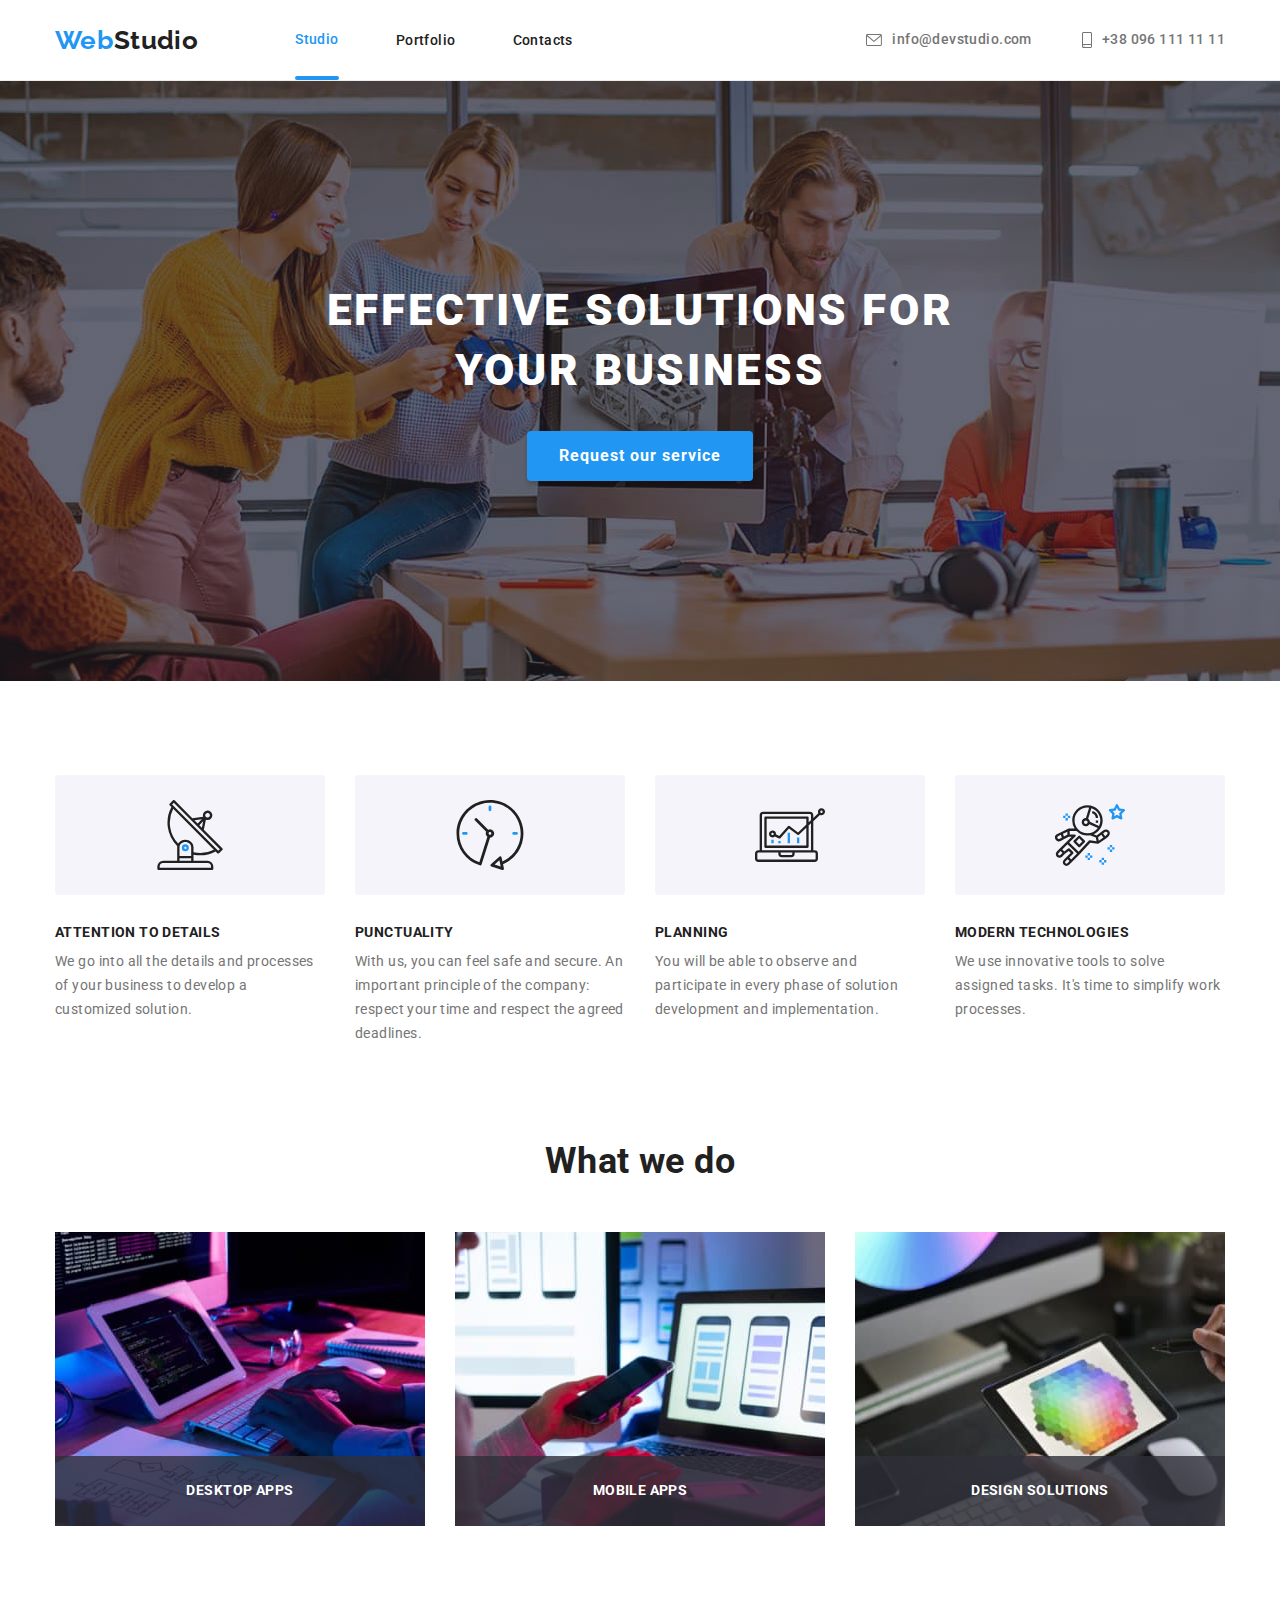
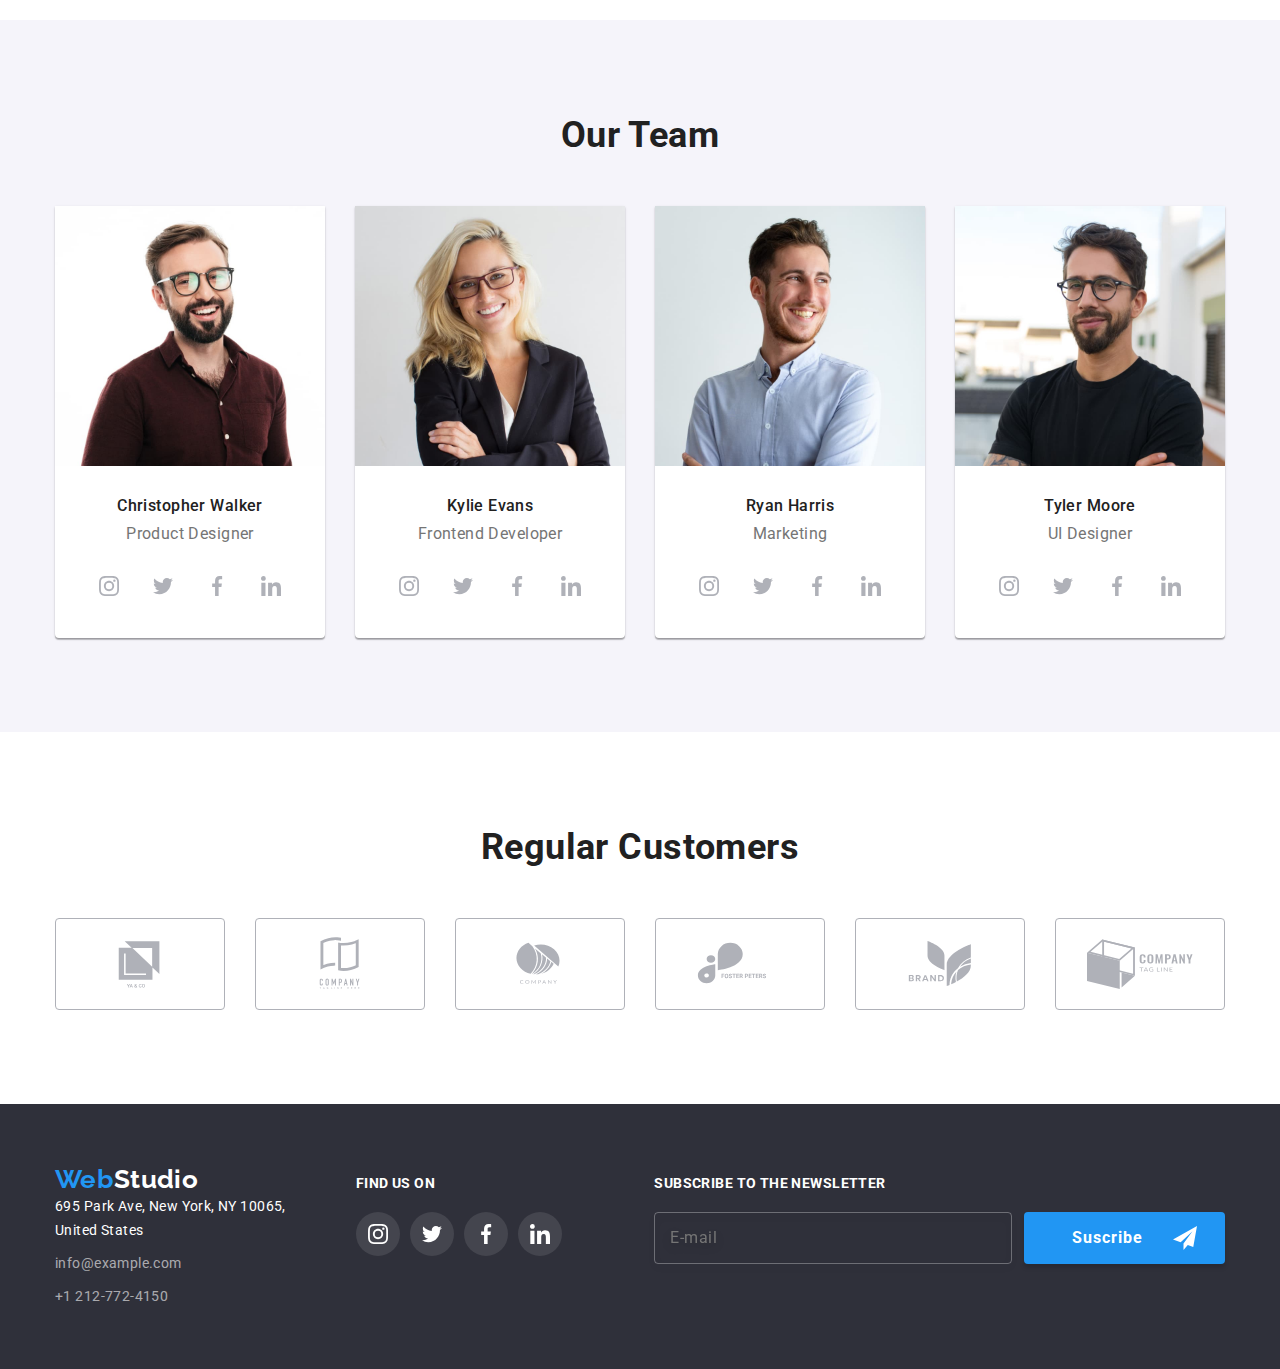
<file: index.html>
<!DOCTYPE html>
<html lang="en">
  <head>
    <meta charset="UTF-8" />
    <meta http-equiv="X-UA-Compatible" content="IE=edge" />
    <meta name="viewport" content="width=device-width, initial-scale=1.0" />
    <title>Document</title>
    <!-- fonts -->
    <link
      href="https://fonts.googleapis.com/css2?family=Raleway:wght@700&family=Roboto:wght@400;500;700;900&display=swap"
      rel="stylesheet"
    />
  
    <!-- general styles -->
    <link rel="stylesheet" href="./css/main.min.css" />
  </head>

  <body>
    <!--Header-->
    <header class="header-page">
      <div class="container header-page__container">
        <nav class="nav header-page__nav">
          <a class="logo" href="./index.html">
            <span class="header-page__logo">Web</span>
            Studio
          </a>
          <ul class="site-nav">
            <li class="site-nav__item site-nav__item--current">
              <a class="site-nav__link site-nav__link--current" href="./index.html">Studio</a>
            </li>
            <li class="site-nav__item">
              <a class="site-nav__link" href="./portfolio.html">Portfolio</a>
            </li>
            <li class="site-nav__item"><a class="site-nav__link" href="">Contacts</a></li>
          </ul>
        </nav>
        <ul class="contact-list">
          <li class="contact-list__item">
            <a class="contact-list__link" href="mailto:info@devstudio.com">
              <svg class="icon-envelope" width="16" height="12">
                <use href="./images/icons.svg#icon-envelope"></use>
              </svg>
              info@devstudio.com
            </a>
          </li>
          <li class="contact-list__item">
            <a class="contact-list__link" href="tel:+380961111111">
              <svg class="icon-smartphone" width="10" height="16">
                <use href="./images/icons.svg#icon-smartphone"></use>
              </svg>
              +38 096 111 11 11
            </a>
          </li>
        </ul>
      </div>
    </header>
    <main>
      <!-- hero -->
      <section class="hero">
        <div class="container">
          <h1 class="hero__title">Effective solutions for your business</h1>
          <button class="hero__button button" data-modal-open type="button">Request our service</button>
        </div>
      </section>
      <!--benefits-->
      <section class="benefits">
        <div class="container">
          <h2 class="visually-hidden">Our benefits</h2>
          <ul class="list-benefits">
            <li class="list-benefits__item">
              <div class="container-icon">
                <svg class="list-benefits__icon">
                  <use href="./images/icons.svg#icon-antenna"></use>
                </svg>
              </div>
              <h3 class="list-benefits__subtitle">Attention to details</h3>
              <p class="list-benefits__paragraph">
                We go into all the details and processes of your business to develop a customized solution.
              </p>
            </li>
            <li class="list-benefits__item">
              <div class="container-icon">
                <svg class="list-benefits__icon">
                  <use href="./images/icons.svg#icon-clock"></use>
                </svg>
              </div>
              <h3 class="list-benefits__subtitle">Punctuality</h3>
              <p class="list-benefits__paragraph">
                With us, you can feel safe and secure. An important principle of the company: respect your time and
                respect the agreed deadlines.
              </p>
            </li>
            <li class="list-benefits__item">
              <div class="container-icon">
                <svg class="list-benefits__icon">
                  <use href="./images/icons.svg#icon-diagram"></use>
                </svg>
              </div>
              <h3 class="list-benefits__subtitle">Planning</h3>
              <p class="list-benefits__paragraph">
                You will be able to observe and participate in every phase of solution development and implementation.
              </p>
            </li>
            <li class="list-benefits__item">
              <div class="container-icon">
                <svg class="list-benefits__icon">
                  <use href="./images/icons.svg#icon-astronaut"></use>
                </svg>
              </div>
              <h3 class="list-benefits__subtitle">Modern technologies</h3>
              <p class="list-benefits__paragraph">
                We use innovative tools to solve assigned tasks. It's time to simplify work processes.
              </p>
            </li>
          </ul>
        </div>
      </section>
      <!--What we do-->
      <section class="function">
        <div class="container">
          <h2 class="section__subtitle">What we do</h2>
          <ul class="our-work">
            <li class="our-work__item">
              <img src="images/img.jpg" alt="person writing code" width="370" height="294" />
              <p class="our-work__text">desktop apps</p>
            </li>
            <li class="our-work__item">
              <img
                src="images/image.jpg"
                alt="person holding phone and looking at the monitor screen"
                width="370"
                height="294"
              />
              <p class="our-work__text">Mobile apps</p>
            </li>
            <li class="our-work__item">
              <img src="images/img3.jpg" alt="person choosing color" width="370" height="294" />
              <p class="our-work__text">design solutions</p>
            </li>
          </ul>
        </div>
      </section>
      <!--Our team-->
      <section class="section-team">
        <div class="container">
          <h2 class="section__subtitle">Our Team</h2>
          <ul class="list-team">
            <li class="list-team__item">
              <img src="images/product_designer.jpg" alt="Product Designer" width="270" height="260" />
              <div class="container__body">
                <h3 class="list-team__subtitle">Christopher Walker</h3>
                <p class="list-team__paragraph">Product Designer</p>
                <ul class="list-social">
                  <li class="list-social__item">
                    <a href="" class="list-social__link" aria-label="instagram">
                      <svg class="list-social__icon">
                        <use href="./images/icons.svg#icon-instagram"></use>
                      </svg>
                    </a>
                  </li>
                  <li class="list-social__item">
                    <a href="" class="list-social__link" aria-label="twitter">
                      <svg class="list-social__icon">
                        <use href="./images/icons.svg#icon-twitter"></use>
                      </svg>
                    </a>
                  </li>
                  <li class="list-social__item">
                    <a href="" class="list-social__link" aria-label="facebook">
                      <svg class="list-social__icon">
                        <use href="./images/icons.svg#icon-facebook"></use>
                      </svg>
                    </a>
                  </li>
                  <li class="list-social__item">
                    <a href="" class="list-social__link" aria-label="linkedin">
                      <svg class="list-social__icon">
                        <use href="./images/icons.svg#icon-linkedin"></use>
                      </svg>
                    </a>
                  </li>
                </ul>
              </div>
            </li>
            <li class="list-team__item">
              <img src="images/frontend_developer.jpg" alt="Frontend Developer" width="270" height="260" />
              <div class="container__body">
                <h3 class="list-team__subtitle">Kylie Evans</h3>
                <p class="list-team__paragraph">Frontend Developer</p>
                <ul class="list-social">
                  <li class="list-social__item">
                    <a href="" class="list-social__link">
                      <svg class="list-social__icon">
                        <use href="./images/icons.svg#icon-instagram"></use>
                      </svg>
                    </a>
                  </li>
                  <li class="list-social__item">
                    <a href="" class="list-social__link">
                      <svg class="list-social__icon">
                        <use href="./images/icons.svg#icon-twitter"></use>
                      </svg>
                    </a>
                  </li>
                  <li class="list-social__item">
                    <a href="" class="list-social__link">
                      <svg class="list-social__icon">
                        <use href="./images/icons.svg#icon-facebook"></use>
                      </svg>
                    </a>
                  </li>
                  <li class="list-social__item">
                    <a href="" class="list-social__link">
                      <svg class="list-social__icon">
                        <use href="./images/icons.svg#icon-linkedin"></use>
                      </svg>
                    </a>
                  </li>
                </ul>
              </div>
            </li>
            <li class="list-team__item">
              <img src="images/marketing.jpg" alt="Marketing" width="270" height="260" />
              <div class="container__body">
                <h3 class="list-team__subtitle">Ryan Harris</h3>
                <p class="list-team__paragraph">Marketing</p>
                <ul class="list-social">
                  <li class="list-social__item">
                    <a href="" class="list-social__link">
                      <svg class="list-social__icon">
                        <use href="./images/icons.svg#icon-instagram"></use>
                      </svg>
                    </a>
                  </li>
                  <li class="list-social__item">
                    <a href="" class="list-social__link">
                      <svg class="list-social__icon">
                        <use href="./images/icons.svg#icon-twitter"></use>
                      </svg>
                    </a>
                  </li>
                  <li class="list-social__item">
                    <a href="" class="list-social__link">
                      <svg class="list-social__icon">
                        <use href="./images/icons.svg#icon-facebook"></use>
                      </svg>
                    </a>
                  </li>
                  <li class="list-social__item">
                    <a href="" class="list-social__link">
                      <svg class="list-social__icon">
                        <use href="./images/icons.svg#icon-linkedin"></use>
                      </svg>
                    </a>
                  </li>
                </ul>
              </div>
            </li>
            <li class="list-team__item">
              <img src="images/ui__designer.jpg" alt="UI Designer" width="270" height="260" />
              <div class="container__body">
                <h3 class="list-team__subtitle">Tyler Moore</h3>
                <p class="list-team__paragraph">UI Designer</p>
                <ul class="list-social">
                  <li class="list-social__item">
                    <a href="" class="list-social__link">
                      <svg class="list-social__icon">
                        <use href="./images/icons.svg#icon-instagram"></use>
                      </svg>
                    </a>
                  </li>
                  <li class="list-social__item">
                    <a href="" class="list-social__link">
                      <svg class="list-social__icon">
                        <use href="./images/icons.svg#icon-twitter"></use>
                      </svg>
                    </a>
                  </li>
                  <li class="list-social__item">
                    <a href="" class="list-social__link">
                      <svg class="list-social__icon">
                        <use href="./images/icons.svg#icon-facebook"></use>
                      </svg>
                    </a>
                  </li>
                  <li class="list-social__item">
                    <a href="" class="list-social__link">
                      <svg class="list-social__icon">
                        <use href="./images/icons.svg#icon-linkedin"></use>
                      </svg>
                    </a>
                  </li>
                </ul>
              </div>
            </li>
          </ul>
        </div>
      </section>
      <!-- clients -->
      <section class="clients">
        <div class="container">
          <h2 class="section__subtitle">Regular Customers</h2>
          <ul class="list-clients">
            <li class="list-clients__item">
              <a href="" class="list-clients__link">
                <svg class="list-clients__icon">
                  <use href="./images/icons.svg#icon-ya_co"></use>
                </svg>
              </a>
            </li>
            <li class="list-clients__item">
              <a href="" class="list-clients__link">
                <svg class="list-clients__icon">
                  <use href="./images/icons.svg#icon-company_tagline"></use>
                </svg>
              </a>
            </li>
            <li class="list-clients__item">
              <a href="" class="list-clients__link">
                <svg class="list-clients__icon">
                  <use href="./images/icons.svg#icon-company"></use>
                </svg>
              </a>
            </li>
            <li class="list-clients__item">
              <a href="" class="list-clients__link">
                <svg class="list-clients__icon">
                  <use href="./images/icons.svg#icon-foster_peters"></use>
                </svg>
              </a>
            </li>
            <li class="list-clients__item">
              <a href="" class="list-clients__link">
                <svg class="list-clients__icon">
                  <use href="./images/icons.svg#icon-brand"></use>
                </svg>
              </a>
            </li>
            <li class="list-clients__item">
              <a href="" class="list-clients__link">
                <svg class="list-clients__icon">
                  <use href="./images/icons.svg#icon-company_tag_line"></use>
                </svg>
              </a>
            </li>
          </ul>
        </div>
      </section>
    </main>
    <!--Footer-->
    <footer class="footer-page">
      <div class="container footer-page__container">
        <div class="container-contact">
          <a class="logo footer-page__logo" href="./index.html">
            <span class="footer-page__logo--blue">Web</span>
            Studio
          </a>
          <address class="address">
            <ul class="footer-contact">
              <li class="footer-contact__item">
                <a
                  class="footer-contact__address"
                  href="https://goo.gl/maps/LB5qMua8eFtqYcHc9"
                  target="_blank"
                  rel="noreferrer noopener nofollow"
                >
                  695 Park Ave, New York, NY 10065,
                  <br />
                  United States
                </a>
              </li>
              <li class="footer-contact__item">
                <a class="footer-contact__link" href="mailto:info@devstudio.com">info@example.com</a>
              </li>
              <li class="footer-contact__item">
                <a class="footer-contact__link" href="tel:+12127724150">+1 212-772-4150</a>
              </li>
            </ul>
          </address>
        </div>
        <div class="container-join">
          <p class="container-join__subtitle">Find us on</p>
          <ul class="list-social">
            <li class="list-social__item">
              <a href="" class="list-social__link list-social__link--theme-dark" aria-label="instagram">
                <svg class="list-social__icon">
                  <use href="./images/icons.svg#icon-instagram"></use>
                </svg>
              </a>
            </li>
            <li class="item">
              <a href="" class="list-social__link list-social__link--theme-dark" aria-label="twitter">
                <svg class="list-social__icon">
                  <use href="./images/icons.svg#icon-twitter"></use>
                </svg>
              </a>
            </li>
            <li class="item">
              <a href="" class="list-social__link list-social__link--theme-dark" aria-label="facebook">
                <svg class="list-social__icon">
                  <use href="./images/icons.svg#icon-facebook"></use>
                </svg>
              </a>
            </li>
            <li class="item">
              <a href="" class="list-social__link list-social__link--theme-dark" aria-label="linkedin">
                <svg class="list-social__icon">
                  <use href="./images/icons.svg#icon-linkedin"></use>
                </svg>
              </a>
            </li>
          </ul>
        </div>
        <div class="subscribe">
          <p class="container-join__subtitle">Subscribe to the newsletter</p>
          <form class="group-form">
            <label for="user_email"></label>
            <input type="email" name="email" id="user_email" placeholder="E-mail" class="group-form__input" />
            <button type="submit" class="button group-form__button">
              Suscribe
              <svg class="group-form__icon" width="24" height="24">
                <use href="./images/icons.svg#icon-send"></use>
              </svg>
            </button>
          </form>
        </div>
      </div>
    </footer>
    <!-- modal -->
    <div class="backdrop is-hidden" data-modal>
      <div class="modal modal-animation">
        <button class="modal__button-close" data-modal-close>
          <svg class="modal__icon" width="18" height="18">
            <use href="./images/icons.svg#icon-close"></use>
          </svg>
        </button>
        <p class="modal__text">Leave your information and we'll call you back</p>
        <form class="form modal__form">
          <label class="form__field">
            <span class="form__label">Name</span>
            <svg class="form__icon" width="18" height="18">
              <use href="./images/icons.svg#icon-person"></use>
            </svg>
            <input type="text" name="user_name" class="form__input" />
          </label>

          <label class="form__field">
            <span class="form__label">Telephone</span>
            <svg class="form__icon" width="18" height="18">
              <use href="./images/icons.svg#icon-phone"></use>
            </svg>
            <input type="tel" name="phone" class="form__input" />
          </label>

          <label class="form__field">
            <span class="form__label">E-mail</span>
            <svg class="form__icon" width="18" height="18">
              <use href="./images/icons.svg#icon-email"></use>
            </svg>
            <input type="email" name="email" class="form__input" />
          </label>

          <label class="form__field">
            <span class="form__label">Comments</span>
            <textarea
              name="comment"
              cols="10"
              rows="6"
              placeholder="Enter the text"
              class="form__input textarea"
            ></textarea>
          </label>

          <label class="form__field form-agree">
            <input type="checkbox" name="checkbox" class="form__checkbox" required />
            <span class="form__icon--custom"></span>
            <p class="form__text">I agree with the newsletter and accept the Terms and Conditions</p>
          </label>

          <button type="submit" class="form__button button">Send</button>
        </form>
      </div>
    </div>
    <script src="./js/modal.js"></script>
  </body>
</html>
</file>
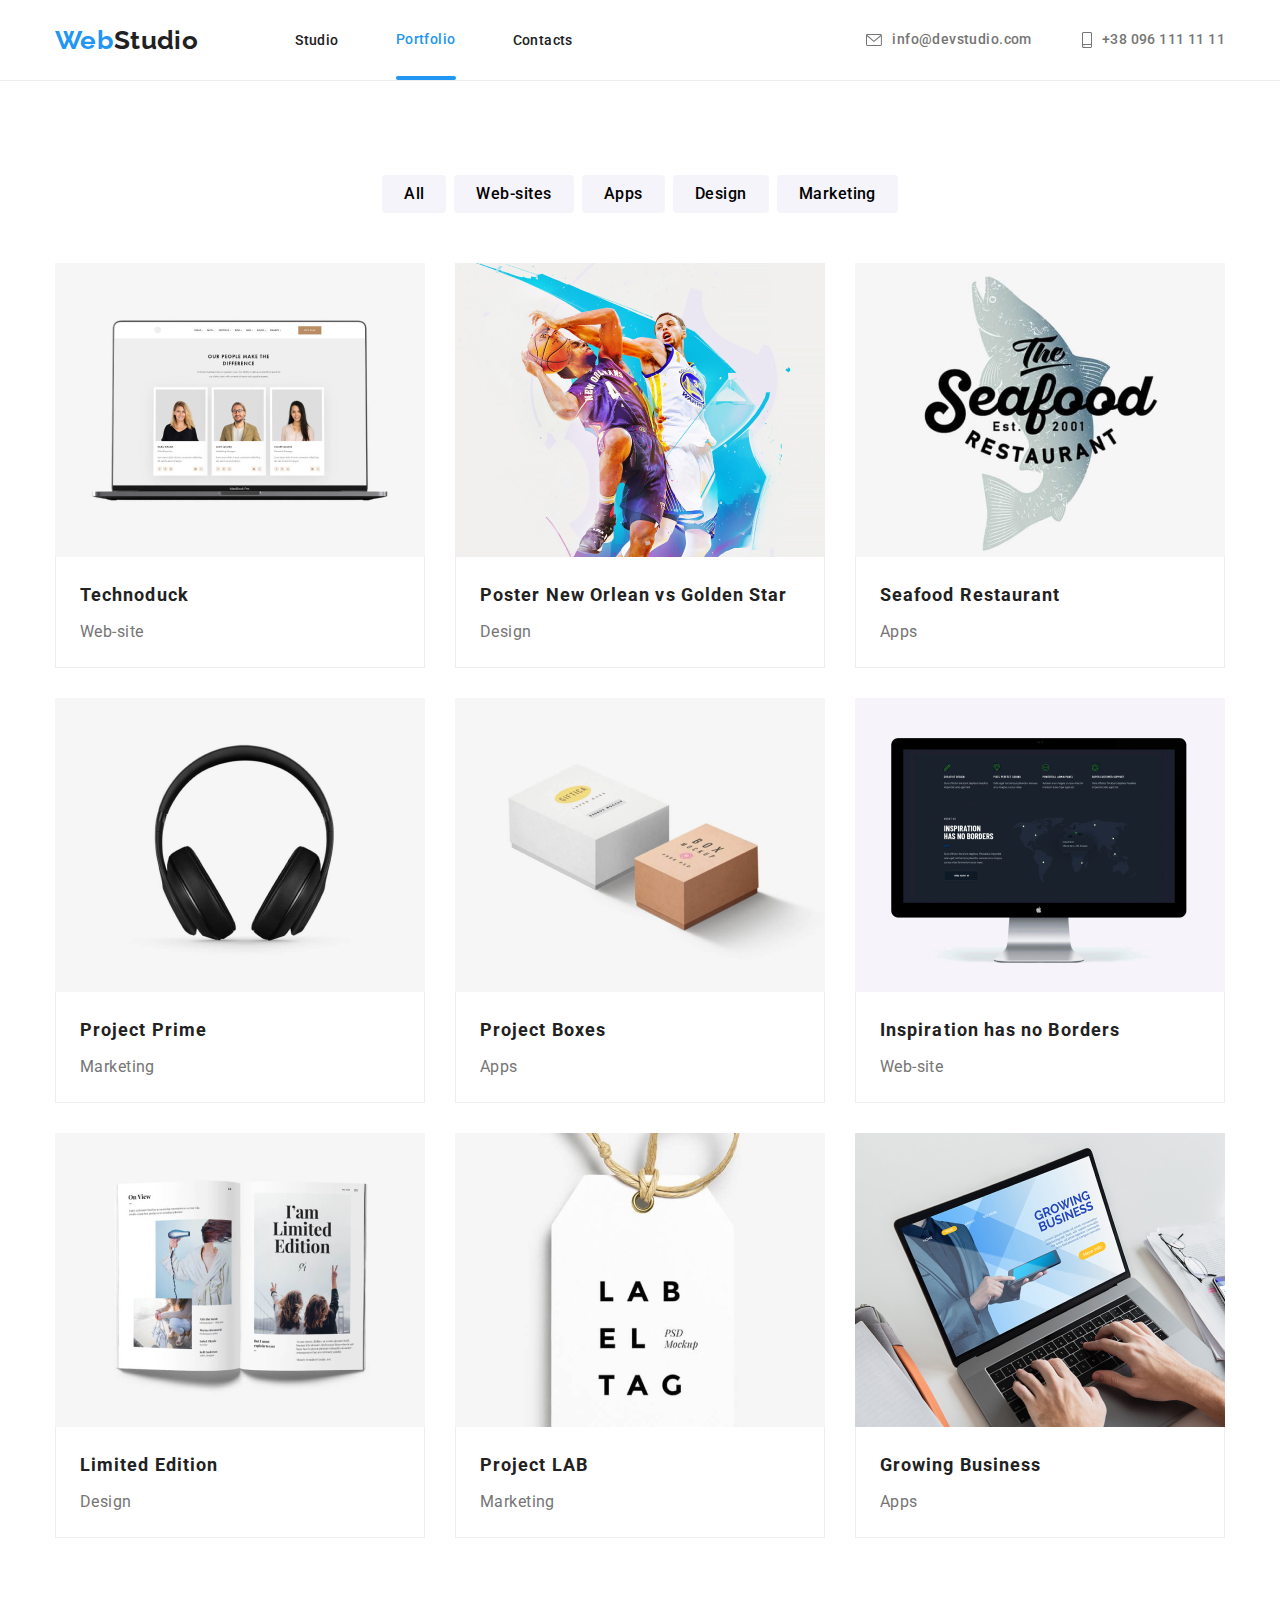
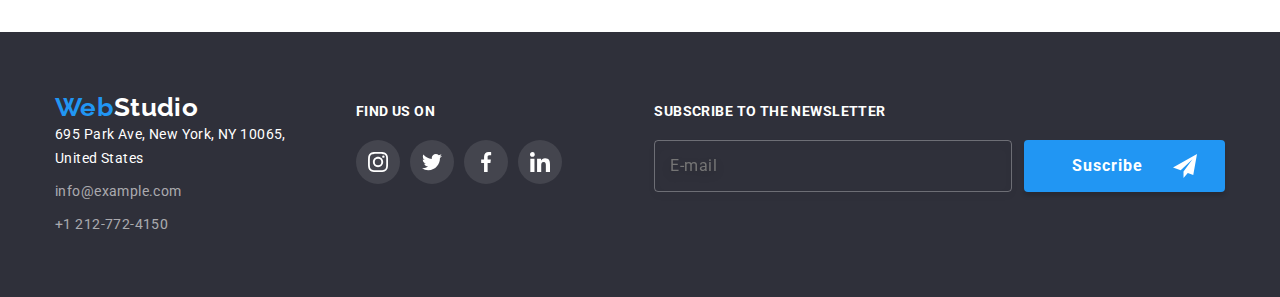
<file: portfolio.html>
<!DOCTYPE html>
<html lang="en">
  <head>
    <meta charset="UTF-8" />
    <meta http-equiv="X-UA-Compatible" content="IE=edge" />
    <meta name="viewport" content="width=device-width, initial-scale=1.0" />
    <title>Document</title>
    <!-- fonts -->
    <link
      href="https://fonts.googleapis.com/css2?family=Raleway:wght@700&family=Roboto:wght@400;500;700;900&display=swap"
      rel="stylesheet"
    />

    <!-- general styles -->
    <link rel="stylesheet" href="./css/main.min.css" />
  </head>

  <body>
    <!--header-->
    <header class="header-page">
      <div class="container header-page__container">
        <nav class="header-page__nav">
          <a class="logo" href="./index.html">
            <span class="header-page__logo">Web</span>
            Studio
          </a>
          <ul class="site-nav">
            <li class="site-nav__item"><a class="site-nav__link" href="./index.html">Studio</a></li>
            <li class="site-nav__item site-nav__item--current">
              <a class="site-nav__link site-nav__link--current" href="./portfolio.html">Portfolio</a>
            </li>
            <li class="site-nav__item"><a class="site-nav__link" href="">Contacts</a></li>
          </ul>
        </nav>
        <ul class="contact-list">
          <li class="contact-list__item">
            <a class="contact-list__link" href="mailto:info@devstudio.com">
              <svg class="icon-envelope" width="16" height="12">
                <use href="./images/icons.svg#icon-envelope"></use>
              </svg>
              info@devstudio.com
            </a>
          </li>
          <li class="contact-list__item">
            <a class="contact-list__link" href="tel:+380961111111">
              <svg class="icon-smartphone" width="10" height="16">
                <use href="./images/icons.svg#icon-smartphone"></use>
              </svg>
              +38 096 111 11 11
            </a>
          </li>
        </ul>
      </div>
    </header>
    <!--main-->
    <main>
      <section class="section">
        <h1 class="visually-hidden">Example of work</h1>
        <div class="container">
          <ul class="list-buttons">
            <li class="list-buttons__item">
              <button class="list-buttons__link" type="button">All</button>
            </li>
            <li class="list-buttons__item">
              <button class="list-buttons__link" type="button">Web-sites</button>
            </li>
            <li class="list-buttons__item">
              <button class="list-buttons__link" type="button">Apps</button>
            </li>
            <li class="list-buttons__item">
              <button class="list-buttons__link" type="button">Design</button>
            </li>
            <li class="list-buttons__item">
              <button class="list-buttons__link" type="button">Marketing</button>
            </li>
          </ul>
          <ul class="list-examples">
            <li class="list-examples__item">
              <a class="list-examples__link" href="">
                <div class="list-examples__thumb">
                  <img src="./image/screen.jpg" alt="Technoduck" width="370" />
                  <div class="overlay">
                    <div class="content">
                      <p>
                        Technoduck is a state-of-the-art coronavirus distribution platform. Companies use this platform
                        for digital espionage and attacks on competitors' secure servers.
                      </p>
                    </div>
                  </div>
                </div>
                <div class="text">
                  <h2 class="text__subtitle">Technoduck</h2>
                  <p class="text__paragraph">Web-site</p>
                </div>
              </a>
            </li>
            <li class="list-examples__item">
              <a class="list-examples__link" href="">
                <div class="list-examples__thumb">
                  <img src="./image/basketball.jpg" alt="Poster New Orlean vs Golden Star" width="370" />
                  <div class="overlay">
                    <div class="content">
                      <p>
                        Technoduck is a state-of-the-art coronavirus distribution platform. Companies use this platform
                        for digital espionage and attacks on competitors' secure servers.
                      </p>
                    </div>
                  </div>
                </div>
                <div class="text">
                  <h2 class="text__subtitle">Poster New Orlean vs Golden Star</h2>
                  <p class="text__paragraph">Design</p>
                </div>
              </a>
            </li>
            <li class="list-examples__item">
              <a class="list-examples__link" href="">
                <div class="list-examples__thumb">
                  <img src="./image/seafood.jpg" alt="Seafood Restaurant" width="370" />
                  <div class="overlay">
                    <div class="content">
                      <p>
                        Technoduck is a state-of-the-art coronavirus distribution platform. Companies use this platform
                        for digital espionage and attacks on competitors' secure servers.
                      </p>
                    </div>
                  </div>
                </div>
                <div class="text">
                  <h2 class="text__subtitle">Seafood Restaurant</h2>
                  <p class="text__paragraph">Apps</p>
                </div>
              </a>
            </li>
            <li class="list-examples__item">
              <a class="list-examples__link" href="">
                <div class="list-examples__thumb">
                  <img src="./image/headphone.jpg" alt="Project Prime" width="370" />
                  <div class="overlay">
                    <div class="content">
                      <p>
                        Technoduck is a state-of-the-art coronavirus distribution platform. Companies use this platform
                        for digital espionage and attacks on competitors' secure servers.
                      </p>
                    </div>
                  </div>
                </div>
                <div class="text">
                  <h2 class="text__subtitle">Project Prime</h2>
                  <p class="text__paragraph">Marketing</p>
                </div>
              </a>
            </li>
            <li class="list-examples__item">
              <a class="list-examples__link" href="">
                <div class="list-examples__thumb">
                  <img src="./image/boxes.jpg" alt="Project Boxes" width="370" />
                  <div class="overlay">
                    <div class="content">
                      <p>
                        Technoduck is a state-of-the-art coronavirus distribution platform. Companies use this platform
                        for digital espionage and attacks on competitors' secure servers.
                      </p>
                    </div>
                  </div>
                </div>
                <div class="text">
                  <h2 class="text__subtitle">Project Boxes</h2>
                  <p class="text__paragraph">Apps</p>
                </div>
              </a>
            </li>
            <li class="list-examples__item">
              <a class="list-examples__link" href="">
                <div class="list-examples__thumb">
                  <img src="./image/monitor.jpg" alt="Inspiration has no Borders" width="370" />
                  <div class="overlay">
                    <div class="content">
                      <p>
                        Technoduck is a state-of-the-art coronavirus distribution platform. Companies use this platform
                        for digital espionage and attacks on competitors' secure servers.
                      </p>
                    </div>
                  </div>
                </div>
                <div class="text">
                  <h2 class="text__subtitle">Inspiration has no Borders</h2>
                  <p class="text__paragraph">Web-site</p>
                </div>
              </a>
            </li>
            <li class="list-examples__item">
              <a class="list-examples__link" href="">
                <div class="list-examples__thumb">
                  <img src="./image/book.jpg" alt="Limited Edition" width="370" />
                  <div class="overlay">
                    <div class="content">
                      <p>
                        Technoduck is a state-of-the-art coronavirus distribution platform. Companies use this platform
                        for digital espionage and attacks on competitors' secure servers.
                      </p>
                    </div>
                  </div>
                </div>
                <div class="text">
                  <h2 class="text__subtitle">Limited Edition</h2>
                  <p class="text__paragraph">Design</p>
                </div>
              </a>
            </li>
            <li class="list-examples__item">
              <a class="list-examples__link" href="">
                <div class="list-examples__thumb">
                  <img src="./image/label.jpg" alt="Project LAB" width="370" />
                  <div class="overlay">
                    <div class="content">
                      <p>
                        Technoduck is a state-of-the-art coronavirus distribution platform. Companies use this platform
                        for digital espionage and attacks on competitors' secure servers.
                      </p>
                    </div>
                  </div>
                </div>
                <div class="text">
                  <h2 class="text__subtitle">Project LAB</h2>
                  <p class="text__paragraph">Marketing</p>
                </div>
              </a>
            </li>
            <li class="list-examples__item">
              <a class="list-examples__link" href="">
                <div class="list-examples__thumb">
                  <img src="./image/laptop.jpg" alt="Growing Business" width="370" />
                  <div class="overlay">
                    <div class="content">
                      <p>
                        Technoduck is a state-of-the-art coronavirus distribution platform. Companies use this platform
                        for digital espionage and attacks on competitors' secure servers.
                      </p>
                    </div>
                  </div>
                </div>
                <div class="text">
                  <h2 class="text__subtitle">Growing Business</h2>
                  <p class="text__paragraph">Apps</p>
                </div>
              </a>
            </li>
          </ul>
        </div>
      </section>
    </main>
    <!--footer-->
    <footer class="footer-page">
      <div class="container footer-page__container">
        <div class="container-contact">
          <a class="logo footer-page__logo" href="./index.html">
            <span class="footer-page__logo--blue">Web</span>
            Studio
          </a>
          <address class="address">
            <ul class="footer-contact">
              <li class="footer-contact__item">
                <a
                  class="footer-contact__address"
                  href="https://goo.gl/maps/LB5qMua8eFtqYcHc9"
                  target="_blank"
                  rel="noreferrer noopener nofollow"
                >
                  695 Park Ave, New York, NY 10065,
                  <br />
                  United States
                </a>
              </li>
              <li class="footer-contact__item">
                <a class="footer-contact__link" href="mailto:info@devstudio.com">info@example.com</a>
              </li>
              <li class="footer-contact__item">
                <a class="footer-contact__link" href="tel:+12127724150">+1 212-772-4150</a>
              </li>
            </ul>
          </address>
        </div>
        <div class="container-join">
          <p class="container-join__subtitle">Find us on</p>
          <ul class="list-social">
            <li class="list-social__item">
              <a href="" class="list-social__link list-social__link--theme-dark" aria-label="instagram">
                <svg class="list-social__icon">
                  <use href="./images/icons.svg#icon-instagram"></use>
                </svg>
              </a>
            </li>
            <li class="item">
              <a href="" class="list-social__link list-social__link--theme-dark" aria-label="twitter">
                <svg class="list-social__icon">
                  <use href="./images/icons.svg#icon-twitter"></use>
                </svg>
              </a>
            </li>
            <li class="item">
              <a href="" class="list-social__link list-social__link--theme-dark" aria-label="facebook">
                <svg class="list-social__icon">
                  <use href="./images/icons.svg#icon-facebook"></use>
                </svg>
              </a>
            </li>
            <li class="item">
              <a href="" class="list-social__link list-social__link--theme-dark" aria-label="linkedin">
                <svg class="list-social__icon">
                  <use href="./images/icons.svg#icon-linkedin"></use>
                </svg>
              </a>
            </li>
          </ul>
        </div>
        <div class="subscribe">
          <p class="container-join__subtitle">Subscribe to the newsletter</p>
          <form class="group-form">
            <label for="user_email"></label>
            <input type="email" name="email" id="user_email" placeholder="E-mail" class="group-form__input" />
            <button type="submit" class="button group-form__button">
              Suscribe
              <svg class="group-form__icon" width="24" height="24">
                <use href="./images/icons.svg#icon-send"></use>
              </svg>
            </button>
          </form>
        </div>
      </div>
    </footer>
  </body>
</html>
</file>
<file: css/main.min.css>
.visually-hidden{position:absolute;width:1px;height:1px;margin:-1px;border:0;padding:0;white-space:nowrap;-webkit-clip-path:inset(100%);clip-path:inset(100%);clip:rect(0 0 0 0);overflow:hidden}/*! modern-normalize v1.1.0 | MIT License | https://github.com/sindresorhus/modern-normalize */*,::before,::after{-webkit-box-sizing:border-box;box-sizing:border-box}html{line-height:1.15;-webkit-text-size-adjust:100%;-moz-tab-size:4;-o-tab-size:4;tab-size:4}body{margin:0;font-family:system-ui,-apple-system,"Segoe UI",Roboto,Helvetica,Arial,sans-serif,"Apple Color Emoji","Segoe UI Emoji"}hr{height:0;color:inherit}abbr[title]{-webkit-text-decoration:underline dotted;text-decoration:underline dotted}b,strong{font-weight:bolder}code,kbd,samp,pre{font-family:ui-monospace,SFMono-Regular,Consolas,"Liberation Mono",Menlo,monospace;font-size:1em}small{font-size:80%}sub,sup{font-size:75%;line-height:0;position:relative;vertical-align:baseline}sub{bottom:-0.25em}sup{top:-0.5em}table{text-indent:0;border-color:inherit}button,input,optgroup,select,textarea{font-family:inherit;font-size:100%;line-height:1.15;margin:0}button,select{text-transform:none}button,[type=button],[type=reset],[type=submit]{-webkit-appearance:button}::-moz-focus-inner{border-style:none;padding:0}:-moz-focusring{outline:1px dotted ButtonText}:-moz-ui-invalid{box-shadow:none}legend{padding:0}progress{vertical-align:baseline}::-webkit-inner-spin-button,::-webkit-outer-spin-button{height:auto}[type=search]{-webkit-appearance:textfield;outline-offset:-2px}::-webkit-search-decoration{-webkit-appearance:none}::-webkit-file-upload-button{-webkit-appearance:button;font:inherit}summary{display:list-item}body{background-color:#fff;font-family:"Roboto",sans-serif;color:#212121;font-size:14px;letter-spacing:.03em}h1,h2,h3,h4,h5,h6,p{margin:0}ul{list-style:none;padding:0;margin:0}a{text-decoration:none}img{display:block;max-width:100%;height:auto}button{display:block;cursor:pointer;border:none;border-radius:4px}@-webkit-keyframes move{0%{-webkit-transform:rotate(-540deg) scale(0);transform:rotate(-540deg) scale(0);opacity:0}100%{-webkit-transform:rotate(0) scale(1) translate(-50%, -50%);transform:rotate(0) scale(1) translate(-50%, -50%);opacity:1}}@keyframes move{0%{-webkit-transform:rotate(-540deg) scale(0);transform:rotate(-540deg) scale(0);opacity:0}100%{-webkit-transform:rotate(0) scale(1) translate(-50%, -50%);transform:rotate(0) scale(1) translate(-50%, -50%);opacity:1}}.section{padding-top:94px;padding-bottom:94px}.container{margin-left:auto;margin-right:auto;width:1200px;padding-left:15px;padding-right:15px}.header-page{border-bottom:1px solid #ececec}.header-page__container{display:-webkit-box;display:-ms-flexbox;display:flex;-webkit-box-align:center;-ms-flex-align:center;align-items:center}.header-page__logo{color:#2196f3;margin-right:-6px}.logo{color:#212121;font-size:26px;line-height:1.19;font-family:"Raleway",sans-serif;font-weight:700}.header-page__nav{display:-webkit-box;display:-ms-flexbox;display:flex;-webkit-box-align:center;-ms-flex-align:center;align-items:center}.site-nav{display:-webkit-box;display:-ms-flexbox;display:flex;margin-left:97px}.site-nav__item:not(:last-child){margin-right:57px}.site-nav__item--current{position:relative}.site-nav__link{display:block;padding-top:32px;padding-bottom:32px;color:#212121;text-decoration:none;font-weight:500;-webkit-transition:color 250ms cubic-bezier(0.4, 0, 0.2, 1);transition:color 250ms cubic-bezier(0.4, 0, 0.2, 1)}.site-nav__link:hover,.site-nav__link:focus{color:#2196f3}.site-nav__link--current{color:#2196f3;font-weight:500;line-height:1.14}.site-nav__link--current::after{content:"";position:absolute;display:block;bottom:0;left:0;width:100%;height:4px;background-color:#2196f3;border-radius:2px}.contact-list{display:-webkit-box;display:-ms-flexbox;display:flex;margin-left:auto}.contact-list__item:not(:last-child){margin-right:50px}.contact-list__link{display:-webkit-box;display:-ms-flexbox;display:flex;-webkit-box-align:center;-ms-flex-align:center;align-items:center;color:#757575;font-weight:500;line-height:1.14;font-style:normal;-webkit-transition:color 250ms cubic-bezier(0.4, 0, 0.2, 1);transition:color 250ms cubic-bezier(0.4, 0, 0.2, 1)}.contact-list__link:hover,.contact-list__link:focus{color:#2196f3}.contact{line-height:1.71}.icon-smartphone,.icon-envelope{margin-right:10px;fill:currentColor}.hero{padding-top:200px;padding-bottom:200px;padding-left:0;padding-right:0;margin-left:auto;margin-right:auto;background-image:-webkit-gradient(linear, left top, right top, from(rgba(47, 48, 58, 0.4)), to(rgba(47, 48, 58, 0.4))),url(../images/people.jpg);background-image:linear-gradient(to right, rgba(47, 48, 58, 0.4), rgba(47, 48, 58, 0.4)),url(../images/people.jpg);background-repeat:no-repeat;background-position:center;background-size:cover;background-color:#2f303a;max-width:1600px;height:600px;text-align:center}.hero__title{margin-left:auto;margin-right:auto;width:696px;color:#fff;font-size:44px;line-height:1.36;font-weight:900;letter-spacing:.06em;text-transform:uppercase;text-align:center}.hero__button{margin-top:30px;margin-left:auto;margin-right:auto;padding:10px 32px}.button{background-color:#2196f3;font-size:16px;cursor:pointer;line-height:1.88;font-weight:700;letter-spacing:.06em;color:#fff;-webkit-box-shadow:0px 4px 4px rgba(0,0,0,.15);box-shadow:0px 4px 4px rgba(0,0,0,.15);border-radius:4px;-webkit-transition:background-color 250ms cubic-bezier(0.4, 0, 0.2, 1);transition:background-color 250ms cubic-bezier(0.4, 0, 0.2, 1)}.button:hover,.button:focus{background-color:#188ce8}.benefits{padding-top:94px;padding-bottom:94px}.list-benefits{display:-webkit-box;display:-ms-flexbox;display:flex;gap:30px}.container-icon{display:-webkit-box;display:-ms-flexbox;display:flex;-webkit-box-pack:center;-ms-flex-pack:center;justify-content:center;-webkit-box-align:center;-ms-flex-align:center;align-items:center;background-color:#f5f4fa;border-radius:4px;width:270px;height:120px}.list-benefits__icon{width:70px;height:70px}.list-benefits__subtitle{margin-top:30px;text-transform:uppercase;line-height:1.14;font-weight:700;font-size:14px}.list-benefits__paragraph{margin-top:9px;width:270px;color:#757575;line-height:1.71}.function{padding-top:0px;padding-bottom:94px}.our-work{display:-webkit-box;display:-ms-flexbox;display:flex;-ms-flex-wrap:wrap;flex-wrap:wrap;gap:30px;margin-top:50px}.our-work__item{position:relative}.section__subtitle{font-size:36px;text-align:center;font-weight:700;color:#212121;line-height:1.17}.our-work__text{position:absolute;display:-webkit-box;display:-ms-flexbox;display:flex;-webkit-box-align:center;-ms-flex-align:center;align-items:center;-webkit-box-pack:center;-ms-flex-pack:center;justify-content:center;width:100%;height:70px;background-color:rgba(47,48,58,.8);bottom:0;font-weight:700;line-height:1.14;text-transform:uppercase;color:#fff}.section-team{padding-top:94px;padding-bottom:94px;background-color:#f5f4fa}.list-team{display:-webkit-box;display:-ms-flexbox;display:flex;-ms-flex-wrap:wrap;flex-wrap:wrap;gap:30px;margin-top:50px}.list-team__item{text-align:center;background-color:#fff;-webkit-box-shadow:0px 1px 3px rgba(0,0,0,.12),0px 1px 1px rgba(0,0,0,.14),0px 2px 1px rgba(0,0,0,.2);box-shadow:0px 1px 3px rgba(0,0,0,.12),0px 1px 1px rgba(0,0,0,.14),0px 2px 1px rgba(0,0,0,.2);border-radius:0px 0px 4px 4px}.container__body{padding-top:30px;padding-bottom:30px}.list-team__subtitle{font-size:16px;font-weight:500;line-height:1.19}.list-team__paragraph{margin-top:10px;color:#757575;font-size:16px;line-height:1.18}.list-social{display:-webkit-box;display:-ms-flexbox;display:flex;-webkit-box-pack:center;-ms-flex-pack:center;justify-content:center;gap:10px;margin-top:16px}.list-social__link{display:-webkit-box;display:-ms-flexbox;display:flex;-webkit-box-align:center;-ms-flex-align:center;align-items:center;-webkit-box-pack:center;-ms-flex-pack:center;justify-content:center;width:44px;height:44px;border-radius:50%;background-color:#fff;color:#afb1b8;-webkit-transition:background-color 250ms cubic-bezier(0.4, 0, 0.2, 1),color 250ms cubic-bezier(0.4, 0, 0.2, 1);transition:background-color 250ms cubic-bezier(0.4, 0, 0.2, 1),color 250ms cubic-bezier(0.4, 0, 0.2, 1)}.list-social__link:hover,.list-social__link:focus{background-color:#2196f3;color:#fff}.list-social__icon{width:20px;height:20px;fill:currentColor}.clients{padding-top:94px;padding-bottom:94px}.list-clients{display:-webkit-box;display:-ms-flexbox;display:flex;-ms-flex-wrap:wrap;flex-wrap:wrap;gap:30px}.list-clients__item{margin-top:50px}.list-clients__link{display:-webkit-box;display:-ms-flexbox;display:flex;-webkit-box-align:center;-ms-flex-align:center;align-items:center;-webkit-box-pack:center;-ms-flex-pack:center;justify-content:center;border:1px solid currentColor;border-radius:4px;width:170px;height:92px;color:#afb1b8;-webkit-transition:color 250ms cubic-bezier(0.4, 0, 0.2, 1);transition:color 250ms cubic-bezier(0.4, 0, 0.2, 1)}.list-clients__link:hover,.list-clients__link:focus{color:#2196f3}.list-clients__icon{width:106px;height:60px;fill:currentColor}.footer-page{background-color:#2f303a;padding-top:60px;padding-bottom:60px}.footer-page__container{display:-webkit-box;display:-ms-flexbox;display:flex;-webkit-box-align:baseline;-ms-flex-align:baseline;align-items:baseline}.footer-contact__item:not(:first-child){margin-top:9px}.footer-page__logo{color:#fff}.footer-page__logo--blue{color:#2196f3;margin-right:-6px}.footer-contact__address{color:#fff;line-height:1.71;font-style:normal;-webkit-transition:color 250ms cubic-bezier(0.4, 0, 0.2, 1);transition:color 250ms cubic-bezier(0.4, 0, 0.2, 1)}.footer-contact__link{color:rgba(255,255,255,.6);line-height:1.71;font-style:normal;-webkit-transition:color 250ms cubic-bezier(0.4, 0, 0.2, 1);transition:color 250ms cubic-bezier(0.4, 0, 0.2, 1)}.footer-contact__link:hover,.footer-contact__link:focus{color:#2196f3}.container-join{margin-left:70px}.container-join__subtitle{font-weight:700;line-height:1.14;text-transform:uppercase;color:#fff}.subscribe{margin-left:auto}.group-form{display:-webkit-box;display:-ms-flexbox;display:flex;margin-top:20px}.group-form__input{padding:15px;width:358px;border:1px solid rgba(255,255,255,.3);-webkit-filter:drop-shadow(0px 4px 4px rgba(0, 0, 0, 0.15));filter:drop-shadow(0px 4px 4px rgba(0, 0, 0, 0.15));border-radius:4px;background-color:rgba(0,0,0,0);color:rgba(255,255,255,.6);font-size:16px;line-height:1.25;letter-spacing:.03em}.group-form__button{display:-webkit-box;display:-ms-flexbox;display:flex;-webkit-box-align:center;-ms-flex-align:center;align-items:center;margin-left:12px;padding:10px 28px 10px 48px}.group-form__icon{margin-left:30px}.list-social{display:-webkit-box;display:-ms-flexbox;display:flex;margin-top:20px}.list-social__link--theme-dark{color:#fff;background-color:rgba(255,255,255,.1)}.list-social__link:hover,.list-social__link:focus{background-color:#2196f3}.backdrop{position:fixed;top:0;left:0;width:100%;height:100%;background-color:rgba(0,0,0,.2);opacity:1;visibility:visible;-webkit-transition:opacity 250ms cubic-bezier(0.4, 0, 0.2, 1),visibility 250ms cubic-bezier(0.4, 0, 0.2, 1);transition:opacity 250ms cubic-bezier(0.4, 0, 0.2, 1),visibility 250ms cubic-bezier(0.4, 0, 0.2, 1)}.is-hidden{visibility:hidden;opacity:0;pointer-events:none}.modal{position:absolute;top:50%;left:50%;padding:40px;width:528px;background-color:#fff;-webkit-box-shadow:0px 1px 3px rgba(0,0,0,.12),0px 1px 1px rgba(0,0,0,.14),0px 2px 1px rgba(0,0,0,.2);box-shadow:0px 1px 3px rgba(0,0,0,.12),0px 1px 1px rgba(0,0,0,.14),0px 2px 1px rgba(0,0,0,.2);border-radius:4px;-webkit-transform:translate(-50%, -50%);transform:translate(-50%, -50%);-webkit-animation-duration:1.5s;animation-duration:1.5s;-webkit-animation-timing-function:linear;animation-timing-function:linear}.modal-animation{-webkit-animation-name:move;animation-name:move}.modal__button-close{position:absolute;top:10px;right:10px;display:-webkit-box;display:-ms-flexbox;display:flex;-webkit-box-align:center;-ms-flex-align:center;align-items:center;-webkit-box-pack:center;-ms-flex-pack:center;justify-content:center;width:30px;height:30px;background-color:#fff;border:1px solid rgba(0,0,0,.1);border-radius:50%;color:#000}.modal__icon{fill:currentColor;-webkit-transition:fill 250ms cubic-bezier(0.4, 0, 0.2, 1);transition:fill 250ms cubic-bezier(0.4, 0, 0.2, 1)}.modal__button-close:hover .modal__icon,.modal__button-close:focus .modal__icon{fill:#2196f3}.modal__text{margin-bottom:12px;font-weight:700;font-size:20px;line-height:1.15;text-align:center;color:#212121}.form__field{position:relative;display:block;margin-bottom:10px}.form__label{display:block;margin-bottom:4px;font-size:12px;line-height:1.1666666667;letter-spacing:.01em;color:#757575}.form__icon{position:absolute;top:50%;left:12px;display:inline-block;-webkit-transition:fill 250ms cubic-bezier(0.4, 0, 0.2, 1);transition:fill 250ms cubic-bezier(0.4, 0, 0.2, 1)}.form__field:focus-within .form__icon{fill:#2196f3}.form__input{padding:12px 16px 12px 42px;width:100%;margin:0;outline:1px solid rgba(0,0,0,0);border:1px solid rgba(33,33,33,.2);border-radius:4px;font-size:12px;line-height:1.1666666667;letter-spacing:.01em;color:rgba(117,117,117,.5);-webkit-transition:border-color 250ms cubic-bezier(0.4, 0, 0.2, 1);transition:border-color 250ms cubic-bezier(0.4, 0, 0.2, 1)}.form__field:focus-within .form__input{border-color:#2196f3}.textarea{resize:none;padding-left:16px}.form-agree{display:-webkit-box;display:-ms-flexbox;display:flex;-webkit-box-align:baseline;-ms-flex-align:baseline;align-items:baseline;width:423px;margin:20px auto 20px}.form__checkbox{position:absolute;width:1px;height:1px;margin:-1px;border:0;padding:0;white-space:nowrap;-webkit-clip-path:inset(100%);clip-path:inset(100%);clip:rect(0 0 0 0);overflow:hidden}.form__icon--custom{display:block;width:16px;height:15px;border:2px solid #212121;border-radius:4px;background-position:center;background-repeat:no-repeat;background-size:0;background-image:url("data:image/svg+xml;charset=utf8,%3Csvg width='13' height='10' viewBox='0 0 13 10' fill='none' xmlns='http://www.w3.org/2000/svg'%3E%3Cpath d='M1.95703 4.75166L1.88825 4.68604L1.81923 4.75141L0.93123 5.59258L0.854858 5.66492L0.930974 5.73753L4.42671 9.07236L4.49574 9.1382L4.56476 9.07236L12.069 1.91352L12.1449 1.84116L12.069 1.76881L11.1873 0.927644L11.1183 0.861826L11.0493 0.927611L4.49577 7.17353L1.95703 4.75166Z' fill='white' stroke='white' stroke-width='0.2'/%3E%3C/svg%3E");-webkit-transition:border 250ms cubic-bezier(0.4, 0, 0.2, 1),background-color 250ms cubic-bezier(0.4, 0, 0.2, 1);transition:border 250ms cubic-bezier(0.4, 0, 0.2, 1),background-color 250ms cubic-bezier(0.4, 0, 0.2, 1)}.form__checkbox:focus-visible+.form__icon--custom{border:2px solid #2196f3}.form__checkbox:checked+.form__icon--custom,.form__checkbox:checked:focus+.form__icon--custom{background-color:#2196f3;border:2px solid #2196f3;background-size:100%}.form__text{margin-left:7px;line-height:1.7142857143;color:#757575;-webkit-user-select:none;-moz-user-select:none;-ms-user-select:none;user-select:none}.form__button{margin:0 auto;padding:10px 80px}.list-buttons{display:-webkit-box;display:-ms-flexbox;display:flex;-webkit-box-pack:center;-ms-flex-pack:center;justify-content:center;text-align:center}.list-buttons__item:not(:last-child){margin-right:8px}.list-buttons__link{padding-top:6px;padding-bottom:6px;padding-left:22px;padding-right:22px;border-radius:4px;border-color:rgba(0,0,0,0);border:none;background-color:#f5f4fa;cursor:pointer;font-size:16px;line-height:1.63;font-weight:500;text-align:center;letter-spacing:.03em;-webkit-transition:background-color 250ms cubic-bezier(0.4, 0, 0.2, 1),color 250ms cubic-bezier(0.4, 0, 0.2, 1),-webkit-box-shadow 250ms cubic-bezier(0.4, 0, 0.2, 1);transition:background-color 250ms cubic-bezier(0.4, 0, 0.2, 1),color 250ms cubic-bezier(0.4, 0, 0.2, 1),-webkit-box-shadow 250ms cubic-bezier(0.4, 0, 0.2, 1);transition:background-color 250ms cubic-bezier(0.4, 0, 0.2, 1),color 250ms cubic-bezier(0.4, 0, 0.2, 1),box-shadow 250ms cubic-bezier(0.4, 0, 0.2, 1);transition:background-color 250ms cubic-bezier(0.4, 0, 0.2, 1),color 250ms cubic-bezier(0.4, 0, 0.2, 1),box-shadow 250ms cubic-bezier(0.4, 0, 0.2, 1),-webkit-box-shadow 250ms cubic-bezier(0.4, 0, 0.2, 1)}.list-buttons__link:hover,.list-buttons__link:focus{color:#fff;background-color:#2196f3;-webkit-box-shadow:0px 3px 1px rgba(0,0,0,.1),0px 1px 2px rgba(0,0,0,.08),0px 2px 2px rgba(0,0,0,.12);box-shadow:0px 3px 1px rgba(0,0,0,.1),0px 1px 2px rgba(0,0,0,.08),0px 2px 2px rgba(0,0,0,.12)}.list-examples{display:-webkit-box;display:-ms-flexbox;display:flex;-ms-flex-wrap:wrap;flex-wrap:wrap;margin-top:50px}.list-examples__item{margin-bottom:30px;margin-right:30px;width:calc((100% - 60px)/3)}.list-examples__item:nth-child(3n){margin-right:0}.list-examples__item:nth-last-child(-n+3){margin-bottom:0}.list-examples__link{display:block;color:var(--primary-text-color);-webkit-transition:-webkit-box-shadow 250ms cubic-bezier(0.4, 0, 0.2, 1);transition:-webkit-box-shadow 250ms cubic-bezier(0.4, 0, 0.2, 1);transition:box-shadow 250ms cubic-bezier(0.4, 0, 0.2, 1);transition:box-shadow 250ms cubic-bezier(0.4, 0, 0.2, 1), -webkit-box-shadow 250ms cubic-bezier(0.4, 0, 0.2, 1)}.list-examples__link:hover,.list-examples__link:focus{-webkit-box-shadow:0px 1px 1px rgba(0,0,0,.12),0px 4px 4px rgba(0,0,0,.06),1px 4px 6px rgba(0,0,0,.16);box-shadow:0px 1px 1px rgba(0,0,0,.12),0px 4px 4px rgba(0,0,0,.06),1px 4px 6px rgba(0,0,0,.16)}.list-examples__thumb{position:relative;overflow:hidden}.overlay{position:absolute;top:0;right:0;width:100%;height:100%;background-color:rgba(33,150,243,.9);opacity:0;-webkit-transition:opacity 250ms cubic-bezier(0.4, 0, 0.2, 1),-webkit-transform 250ms cubic-bezier(0.4, 0, 0.2, 1);transition:opacity 250ms cubic-bezier(0.4, 0, 0.2, 1),-webkit-transform 250ms cubic-bezier(0.4, 0, 0.2, 1);transition:opacity 250ms cubic-bezier(0.4, 0, 0.2, 1),transform 250ms cubic-bezier(0.4, 0, 0.2, 1);transition:opacity 250ms cubic-bezier(0.4, 0, 0.2, 1),transform 250ms cubic-bezier(0.4, 0, 0.2, 1),-webkit-transform 250ms cubic-bezier(0.4, 0, 0.2, 1);-webkit-transform:translateY(100%);transform:translateY(100%)}.list-examples__link:hover .overlay,.list-examples__link:focus .overlay{opacity:1;-webkit-transform:translate(0);transform:translate(0)}.content{position:absolute;top:50%;left:50%;-webkit-transform:translate(-50%, -50%);transform:translate(-50%, -50%);width:322px;font-size:18px;line-height:1.56;color:#fff}.text{padding-right:24px;padding-left:24px;padding-top:20px;padding-bottom:20px;border:1px solid #eee;border-top:none}.text__subtitle{font-size:18px;line-height:2;letter-spacing:.06em}.text__paragraph{margin-top:4px;color:#757575;font-size:16px;line-height:1.88}/*# sourceMappingURL=main.min.css.map */
</file>
